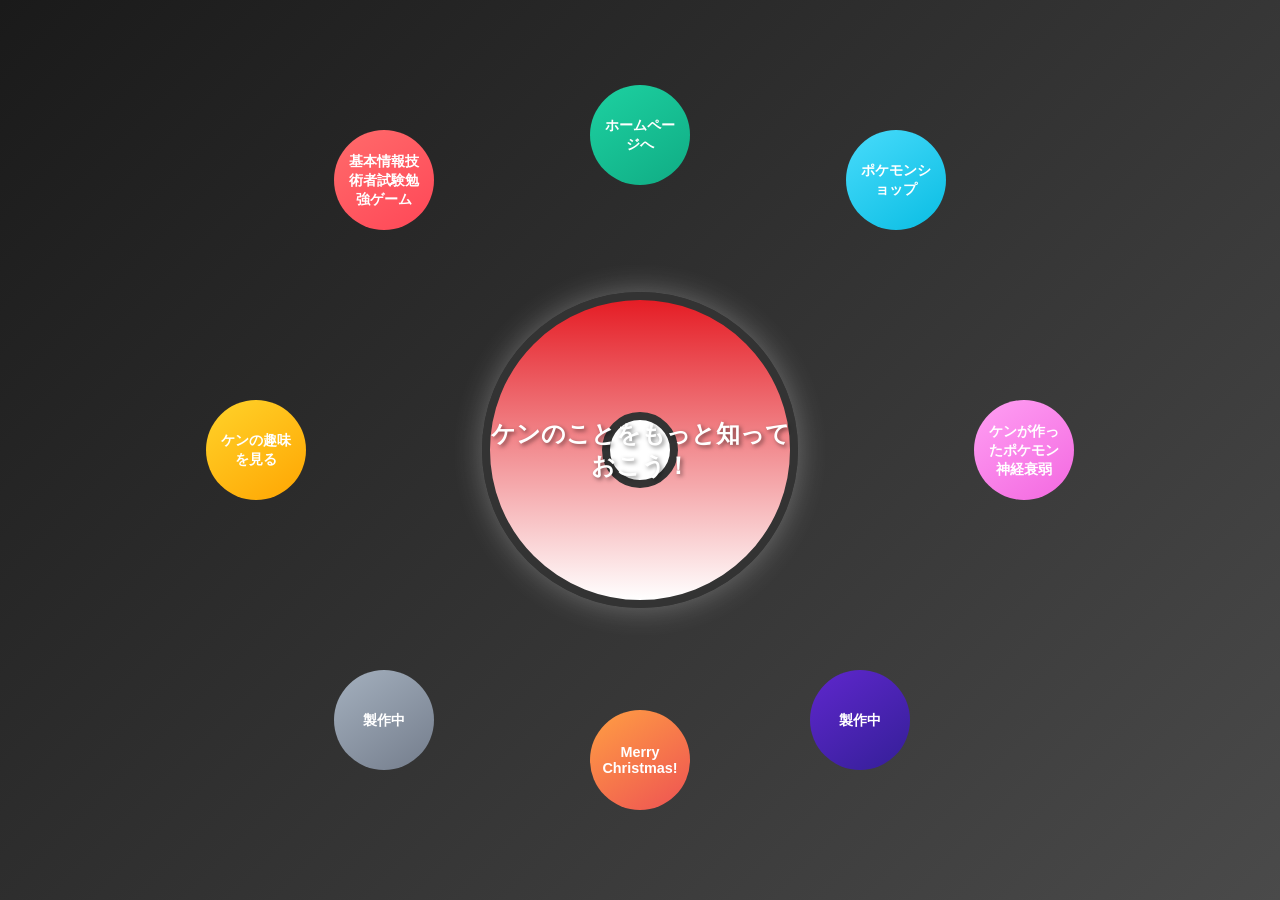
<file: index.html>
<!DOCTYPE html>
<html lang="ja">
<head>
    <meta charset="UTF-8">
    <meta name="viewport" content="width=device-width, initial-scale=1.0">
    <title>Document</title>
<style>
    body {
        background: linear-gradient(135deg, #1a1a1a, #4a4a4a); /* 深色漸層背景 */
        min-height: 100vh;
        margin: 0;
        display: flex;
        justify-content: center;
        align-items: center;
    }

    .center-circle {
        width: 300px;
        height: 300px;
        background: linear-gradient(#e51d25, white);
        border-radius: 50%;
        position: relative;
        display: flex;
        justify-content: center;
        align-items: center;
        border: 8px solid #333;
        box-shadow: 0 0 30px rgba(255, 255, 255, 0.3);
    }

    .center-circle::after {
        content: '';
        position: absolute;
        width: 60px;
        height: 60px;
        background: #fff;
        border-radius: 50%;
        border: 8px solid #333;
        top: 50%;
        left: 50%;
        transform: translate(-50%, -50%);
    }

    h1 {
        color: #ffffff;
        text-shadow: 2px 2px 4px rgba(0, 0, 0, 0.5);
        font-size: 1.5em;
        z-index: 1;
        text-align: center;
    }

    .button-circle {
        position: absolute;
        width: 100px;
        height: 100px;
        border-radius: 50%;
    }

    /* 不同屬性的按鈕顏色 */
    .button-circle:nth-child(2) { background: linear-gradient(145deg, #ff6b6b, #ff4757); top: 20%; left: 30%; transform: translate(-50%, -50%); } /* 火屬性 */
    .button-circle:nth-child(3) { background: linear-gradient(145deg, #48dbfb, #0abde3); top: 20%; right: 30%; transform: translate(50%, -50%); } /* 水屬性 */
    .button-circle:nth-child(4) { background: linear-gradient(145deg, #1dd1a1, #10ac84);  top: 15%; left: 50%; transform: translate(-50%, -50%);} /* 草屬性 */
    .button-circle:nth-child(5) { background: linear-gradient(145deg, #ffd32a, #ffa502); top: 50%; left: 20%; transform: translate(-50%, -50%); } /* 電屬性 */
    .button-circle:nth-child(6) { background: linear-gradient(145deg, #ff9ff3, #f368e0); top: 50%; right: 20%; transform: translate(50%, -50%); } /* 超能力屬性 */
    .button-circle:nth-child(7) { background: linear-gradient(145deg, #a4b0be, #747d8c); bottom: 20%; left: 30%; transform: translate(-50%, 50%);  } /* 鋼屬性 */
    .button-circle:nth-child(8) { background: linear-gradient(145deg, #5f27cd, #341f97); bottom: 20%; right: 25%; transform: translate(-50%, 50%); } /* 幽靈屬性 */
    .button-circle:nth-child(9) { background: linear-gradient(145deg, #ff9f43, #ee5253); bottom: 10%; left: 50%; transform: translateX(-50%); } /* 龍屬性 */

    .button-circle button {
        background: transparent;
        border: none;
        color: white;
        font-weight: bold;
        font-size: 0.9em;
        cursor: pointer;
        padding: 10px;
        width: 100%;
        height: 100%;
        border-radius: 50%;
    }

</style>
    <body>
        <div class="center-circle">
            <h1>ケンのことをもっと知っておこう！</h1>
        </div>
        <div class="button-circle">
            <a href="study_game.html">
                <button>基本情報技術者試験勉強ゲーム</button>
            </a>
        </div>
        <div class="button-circle">
            <a href="shopping.html">
                <button>ポケモンショップ</button>
            </a>
        </div>
        <div class="button-circle">
            <a href="index.html">
                <button>ホームページへ</button>
            </a>
        </div>
        <div class="button-circle">
            <a href="hobby.html">
                <button>ケンの趣味を見る</button>
            </a>
        </div>
        <div class="button-circle">
            <a href="card.html">
                <button>ケンが作ったポケモン神経衰弱</button>
            </a>
        </div>
        <div class="button-circle">
            <a href="#">
                <button>製作中</button>
            </a>
        </div>
        <div class="button-circle">
            <a href="#">
                <button>製作中</button>
            </a>
        </div>
        <div class="button-circle">
            <a href="chris.html">
                <button>Merry Christmas!</button>
            </a>
        </div>
    </body>
</html>
</file>
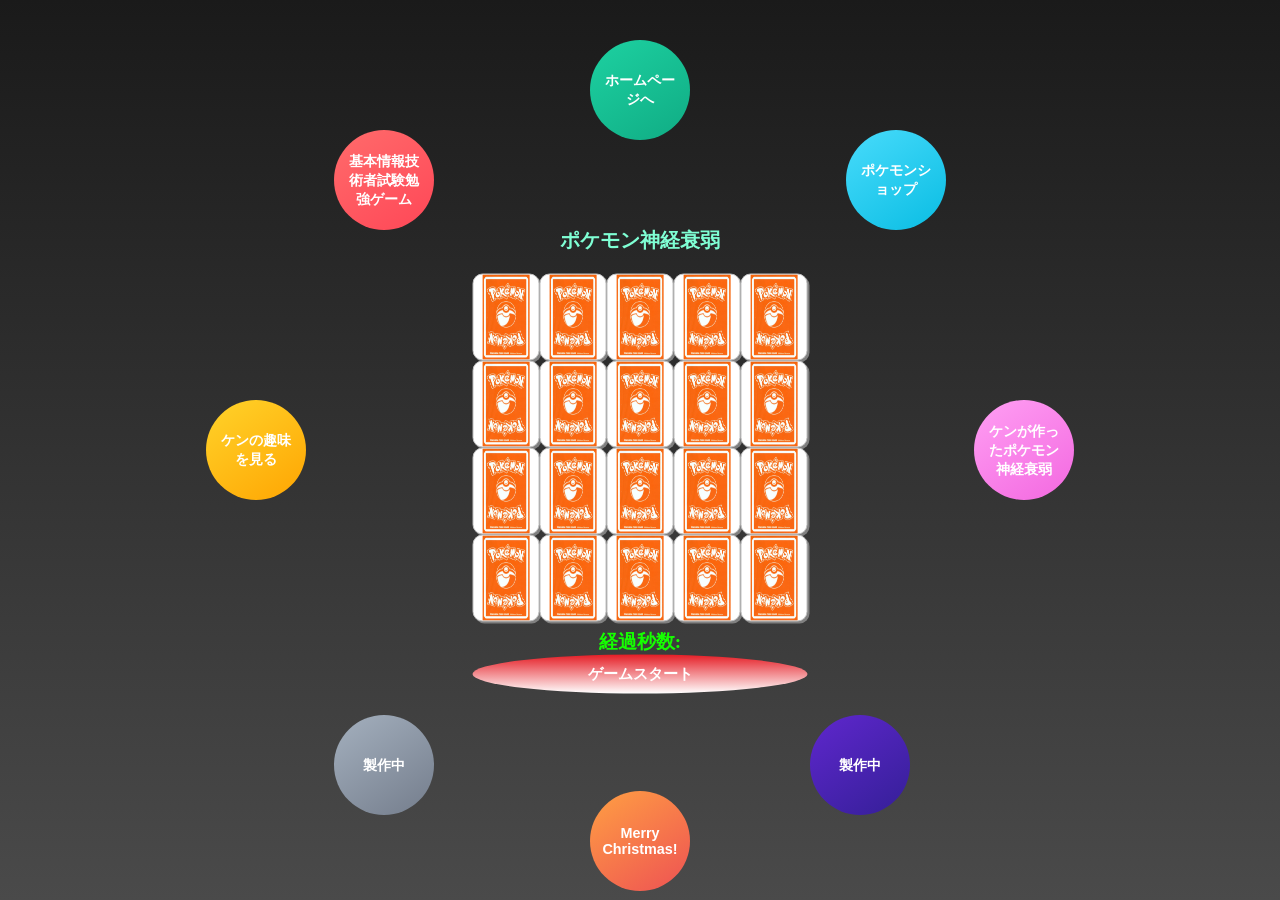
<file: card.html>
<!DOCTYPE html>
<html lang="ja">

<head>
    <meta charset="utf-8">
    <title>神経衰弱ゲーム</title>
    <meta name="viewport" content="width=device-width,initial-scale=1.0">
    <link rel="stylesheet" media="screen" href="style.css">
</head>

<body>
    <div class="board">
        <p style="color: aquamarine; font-weight: bold; font-size: 20px;">ポケモン神経衰弱</p>
        <div id="game_board">
        </div>
        <div id="result" style="color: rgb(21, 255, 0);">
            経過秒数:
        </div>
        <button id="start" class="game_start_button">ゲームスタート</button>
        <script src="index.js"></script>
    </div>

    <div class="button-circle">
        <a href="study_game.html">
            <button>基本情報技術者試験勉強ゲーム</button>
        </a>
    </div>
    <div class="button-circle">
        <a href="shopping.html">
            <button>ポケモンショップ</button>
        </a>
    </div>
    <div class="button-circle">
        <a href="index.html">
            <button>ホームページへ</button>
        </a>
    </div>
    <div class="button-circle">
        <a href="hobby.html">
            <button>ケンの趣味を見る</button>
        </a>
    </div>
    <div class="button-circle">
        <a href="card.html">
            <button>ケンが作ったポケモン神経衰弱</button>
        </a>
    </div>
    <div class="button-circle">
        <a href="#">
            <button>製作中</button>
        </a>
    </div>
    <div class="button-circle">
        <a href="#">
            <button>製作中</button>
        </a>
    </div>
    <div class="button-circle">
        <a href="chris.html">
            <button>Merry Christmas!</button>
        </a>
    </div>
</body>

</html>
</file>
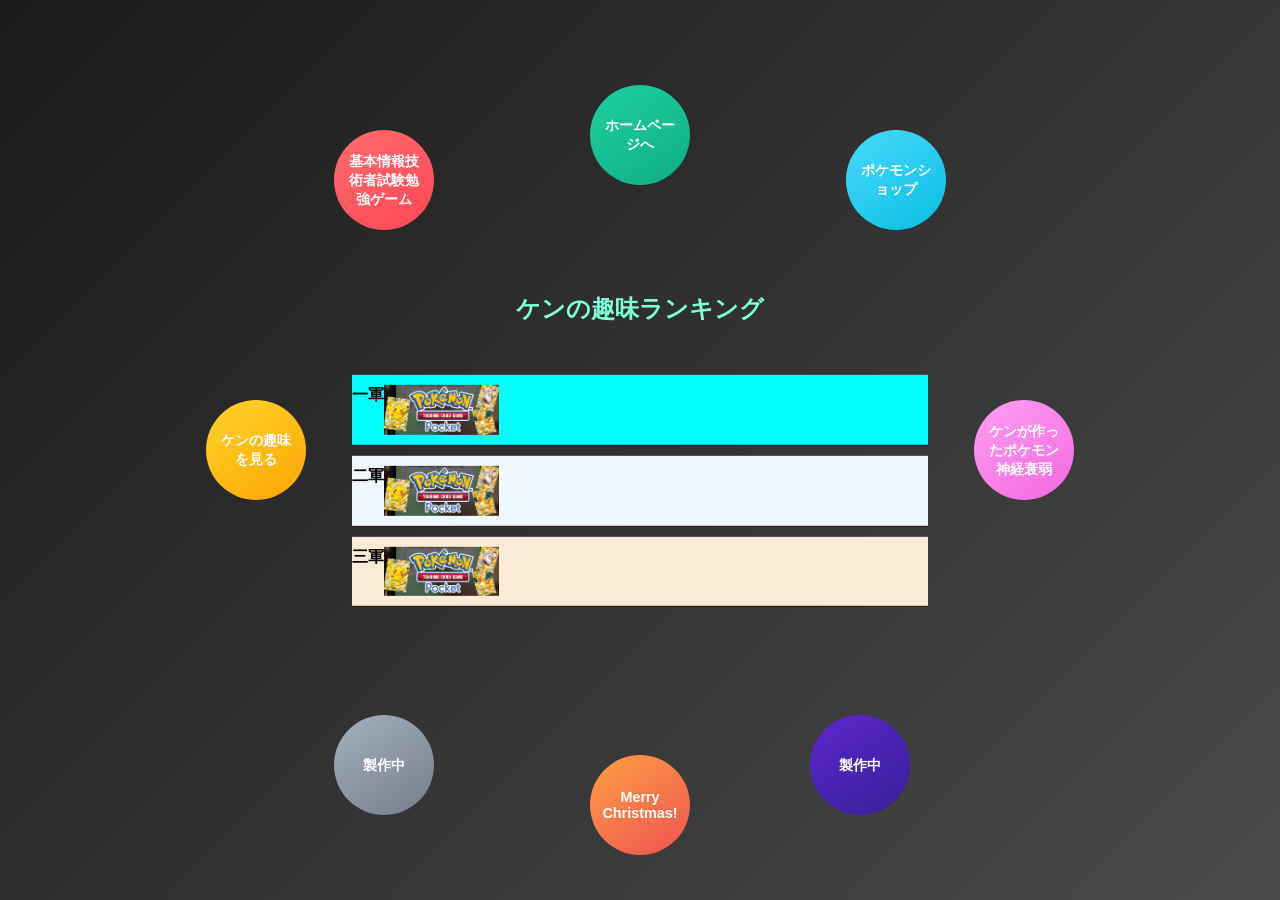
<file: hobby.html>
<!DOCTYPE html>
<html lang="ja">
<head>
    <meta charset="UTF-8">
    <meta name="viewport" content="width=device-width, initial-scale=1.0">
    <title>ケンの趣味ランキング</title>
    <style>
        body {
        background: linear-gradient(135deg, #1a1a1a, #4a4a4a); /* 深色漸層背景 */
        min-height: 100vh;
        margin: 0;
        display: flex;
        justify-content: center;
        align-items: center;
        }
        .ranking-container {
            /* border: 2px solid red; */
            padding: 45px;
            width: 45%;
            position:absolute;
            top: 50%;
            left: 50%;
            transform: translate(-50%, -50%);
        }

        .title {
        text-align: center;
        font-size: 24px;
        font-weight: bold;
        margin-bottom: 30px;
        color: aquamarine;
        }
        
        .rank-row {
            display: flex;
            margin-bottom: 10px;
            padding: 10px 0;
            border-bottom: 1px solid black; 
        }

        .rank-label {
            font-weight: bold;
        }

        .title-f {
            display: flex;
            margin-bottom: 10px;
            padding: 10px 0;
            justify-content: center;
            
        }

        /* circle */
        .button-circle {
        position: absolute;
        width: 100px;
        height: 100px;
        border-radius: 50%;
    }

    /* 不同屬性的按鈕顏色 */
    .button-circle:nth-child(2) { background: linear-gradient(145deg, #ff6b6b, #ff4757); top: 20%; left: 30%; transform: translate(-50%, -50%); } /* 火屬性 */
    .button-circle:nth-child(3) { background: linear-gradient(145deg, #48dbfb, #0abde3); top: 20%; right: 30%; transform: translate(50%, -50%); } /* 水屬性 */
    .button-circle:nth-child(4) { background: linear-gradient(145deg, #1dd1a1, #10ac84);  top: 15%; left: 50%; transform: translate(-50%, -50%);} /* 草屬性 */
    .button-circle:nth-child(5) { background: linear-gradient(145deg, #ffd32a, #ffa502); top: 50%; left: 20%; transform: translate(-50%, -50%); } /* 電屬性 */
    .button-circle:nth-child(6) { background: linear-gradient(145deg, #ff9ff3, #f368e0); top: 50%; right: 20%; transform: translate(50%, -50%); } /* 超能力屬性 */
    .button-circle:nth-child(7) { background: linear-gradient(145deg, #a4b0be, #747d8c); bottom: 15%; left: 30%; transform: translate(-50%, 50%);  } /* 鋼屬性 */
    .button-circle:nth-child(8) { background: linear-gradient(145deg, #5f27cd, #341f97); bottom: 15%; right: 25%; transform: translate(-50%, 50%); } /* 幽靈屬性 */
    .button-circle:nth-child(9) { background: linear-gradient(145deg, #ff9f43, #ee5253); bottom: 5%; left: 50%; transform: translateX(-50%); } /* 龍屬性 */

    .button-circle button {
        background: transparent;
        border: none;
        color: white;
        font-weight: bold;
        font-size: 0.9em;
        cursor: pointer;
        padding: 10px;
        width: 100%;
        height: 100%;   
        border-radius: 50%;
        transition: transform 0.3s ease;
    }
    </style>
</head>
<body>
    <div class="ranking-container">
        <div class="title-f">
            <div class="title">ケンの趣味ランキング</div>
        </div>
        <div class="rank-row" style="background-color:aqua;">
            <div class="rank-label">一軍</div>
            <img src="png/pokepoke.png" style="max-width: 20%;">
        </div>
        <div class="rank-row" style="background-color: aliceblue;">
            <div class="rank-label">二軍</div>
            <img src="png/pokepoke.png" style="max-width: 20%;">
        </div>
        <div class="rank-row" style="background-color: antiquewhite;">
            <div class="rank-label">三軍</div>
            <img src="png/pokepoke.png" style="max-width: 20%;">
        </div>
    </div>

    <div class="button-circle">
        <a href="study_game.html">
            <button>基本情報技術者試験勉強ゲーム</button>
        </a>
    </div>
    <div class="button-circle">
        <a href="shopping.html">
            <button>ポケモンショップ</button>
        </a>
    </div>
    <div class="button-circle">
        <a href="index.html">
            <button>ホームページへ</button>
        </a>
    </div>
    <div class="button-circle">
        <a href="hobby.html">
            <button>ケンの趣味を見る</button>
        </a>
    </div>
    <div class="button-circle">
        <a href="card.html">
            <button>ケンが作ったポケモン神経衰弱</button>
        </a>
    </div>
    <div class="button-circle">
        <a href="#">
            <button>製作中</button>
        </a>
    </div>
    <div class="button-circle">
        <a href="#">
            <button>製作中</button>
        </a>
    </div>
    <div class="button-circle">
        <a href="chris.html">
            <button>Merry Christmas!</button>
        </a>
    </div>
</body>
</html>
</file>
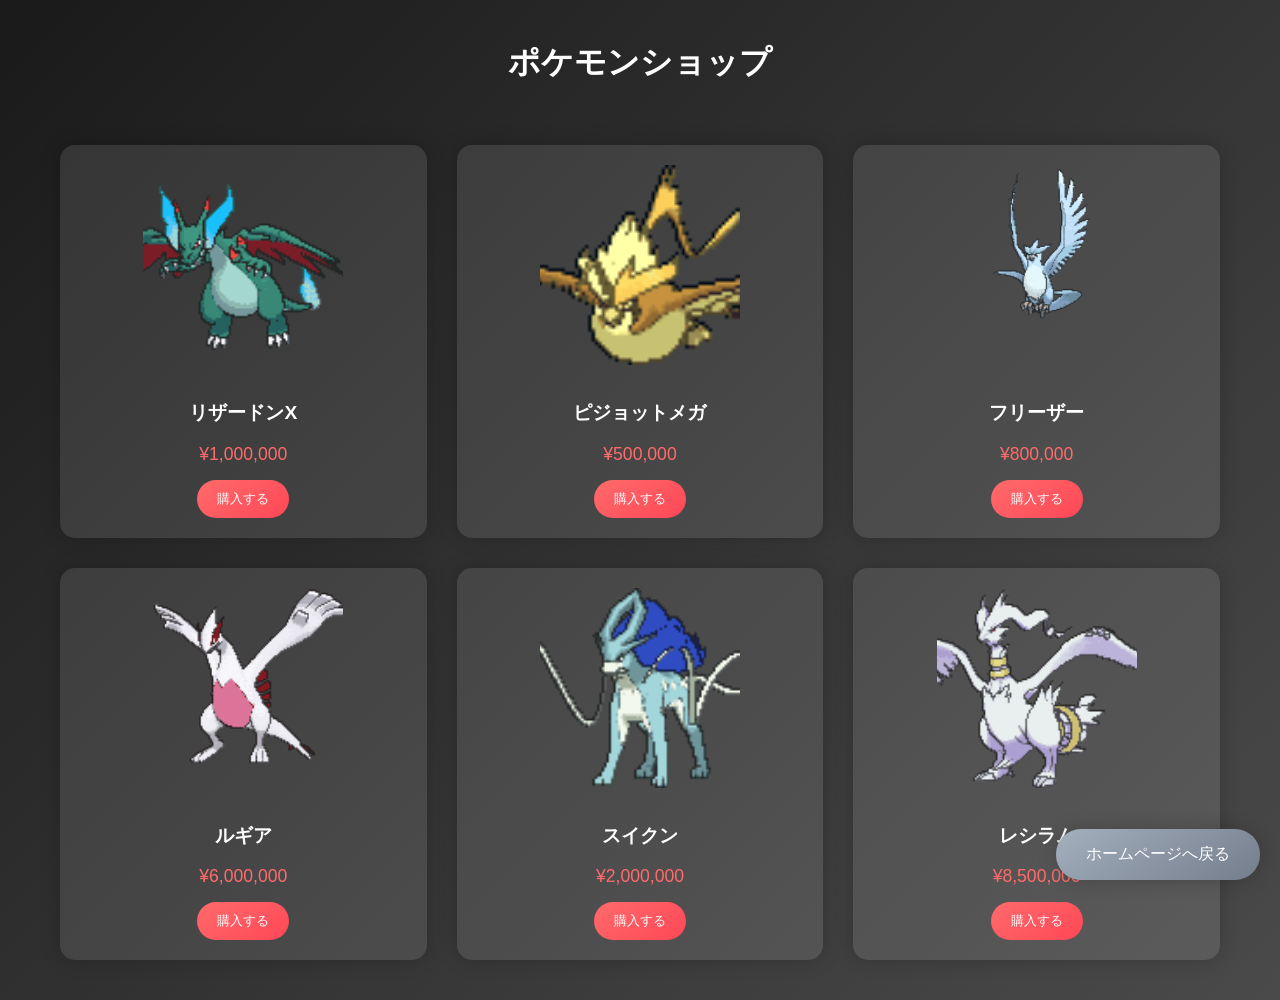
<file: shopping.html>
<!DOCTYPE html>
<html lang="ja">
<head>
    <meta charset="UTF-8">
    <meta name="viewport" content="width=device-width, initial-scale=1.0">
    <title>ショッピング</title>
    <style>
        body {
            background: linear-gradient(135deg, #1a1a1a, #4a4a4a);
            min-height: 100vh;
            margin: 0;
            padding: 20px;
            font-family: Arial, sans-serif;
            color: white;
        }

        .container {
            max-width: 1200px;
            margin: 0 auto;
        }

        .header {
            text-align: center;
            margin-bottom: 40px;
        }

        .products-grid {
            display: grid;
            grid-template-columns: repeat(3, 1fr);
            gap: 30px;
            padding: 20px;
        }

        .product-card {
            background: rgba(255, 255, 255, 0.1);
            border-radius: 15px;
            padding: 20px;
            text-align: center;
            transition: transform 0.3s;
            box-shadow: 0 0 20px rgba(0, 0, 0, 0.2);
        }

        .product-card:hover {
            transform: translateY(-5px);
        }

        .product-image {
            width: 200px;
            height: 200px;
            object-fit: cover;
            border-radius: 10px;
            margin-bottom: 15px;
        }

        .product-title {
            font-size: 1.2em;
            margin-bottom: 10px;
        }

        .product-price {
            font-size: 1.1em;
            color: #ff6b6b;
            margin-bottom: 15px;
        }

        .buy-button {
            background: linear-gradient(145deg, #ff6b6b, #ff4757);
            border: none;
            padding: 10px 20px;
            border-radius: 25px;
            color: white;
            cursor: pointer;
            transition: opacity 0.3s;
        }

        .buy-button:hover {
            opacity: 0.9;
        }

        .home-button {
            position: fixed;
            bottom: 20px;
            right: 20px;
            background: linear-gradient(145deg, #a4b0be, #747d8c);
            padding: 15px 30px;
            border-radius: 25px;
            color: white;
            text-decoration: none;
            box-shadow: 0 0 20px rgba(0, 0, 0, 0.2);
        }
    </style>
</head>
<body>
    <div class="container">
        <div class="header">
            <h1>ポケモンショップ</h1>
        </div>
        
        <div class="products-grid">
            <div class="product-card">
                <img src="png/charizard-megax.gif" alt="商品1" class="product-image">
                <h2 class="product-title">リザードンX</h2>
                <p class="product-price">¥1,000,000</p>
                <button class="buy-button">購入する</button>
            </div>

            <div class="product-card">
                <img src="png/pidgeot-mega.gif" alt="商品2" class="product-image">
                <h2 class="product-title">ピジョットメガ</h2>
                <p class="product-price">¥500,000</p>
                <button class="buy-button">購入する</button>
            </div>

            <div class="product-card">
                <img src="png/articuno.gif" alt="商品3" class="product-image">
                <h2 class="product-title">フリーザー</h2>
                <p class="product-price">¥800,000</p>
                <button class="buy-button">購入する</button>
            </div>

            <div class="product-card">
                <img src="png/lugia.gif" alt="商品4" class="product-image">
                <h2 class="product-title">ルギア</h2>
                <p class="product-price">¥6,000,000</p>
                <button class="buy-button">購入する</button>
            </div>

            <div class="product-card">
                <img src="png/suicune.gif" alt="商品5" class="product-image">
                <h2 class="product-title">スイクン</h2>
                <p class="product-price">¥2,000,000</p>
                <button class="buy-button">購入する</button>
            </div>

            <div class="product-card">
                <img src="png/reshiram.gif" alt="商品6" class="product-image">
                <h2 class="product-title">レシラム</h2>
                <p class="product-price">¥8,500,000</p>
                <button class="buy-button">購入する</button>
            </div>
        </div>
    </div>

    <a href="index.html" class="home-button">ホームページへ戻る</a>
</body>
</html>
</file>
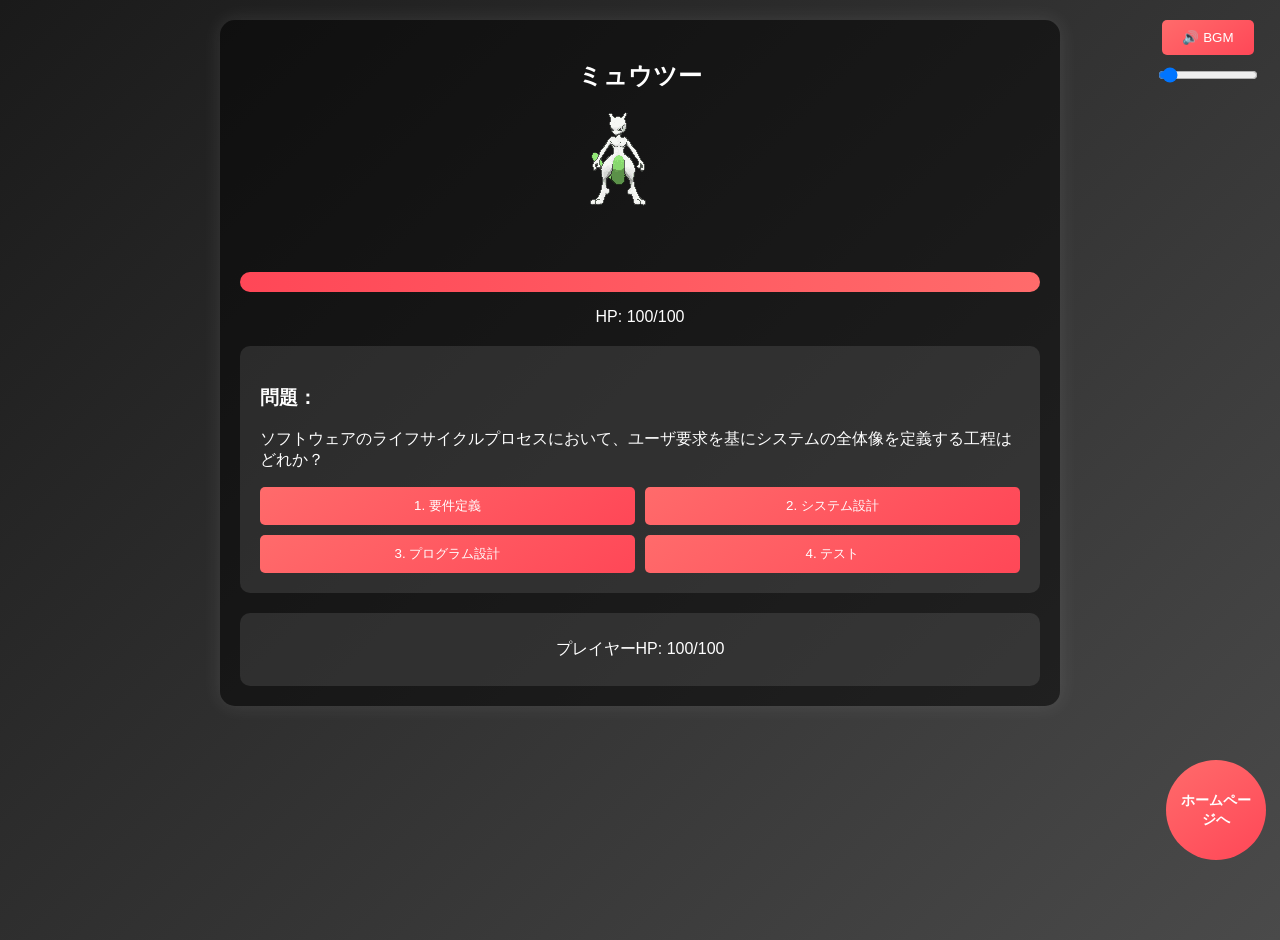
<file: study_game.html>
<!DOCTYPE html>
<html lang="ja">
<head>
    <meta charset="UTF-8">
    <meta name="viewport" content="width=device-width, initial-scale=1.0">
    <title>基本情報技術者試験勉強ゲーム</title>
    <style>
        body {
            background: linear-gradient(135deg, #1a1a1a, #4a4a4a);
            min-height: 100vh;
            margin: 0;
            padding: 20px;
            font-family: 'Arial', sans-serif;
            color: white;
        }

        .game-container {
            max-width: 800px;
            margin: 0 auto;
            background: rgba(0, 0, 0, 0.5);
            padding: 20px;
            border-radius: 15px;
            box-shadow: 0 0 20px rgba(255, 255, 255, 0.1);
        }

        .battle-area {
            text-align: center;
            margin-bottom: 20px;
        }

        .pokemon {
            width: 100%;
            text-align: center;
        }

        .health-bar {
            width: 100%;
            height: 20px;
            background: #333;
            border-radius: 10px;
            overflow: hidden;
            margin: 10px 0;
        }

        .health-bar-fill {
            height: 100%;
            background: linear-gradient(90deg, #ff4757, #ff6b6b);
            width: 100%;
            transition: width 0.3s ease;
        }

        .question-area {
            background: rgba(255, 255, 255, 0.1);
            padding: 20px;
            border-radius: 10px;
            margin-bottom: 20px;
        }

        .answers {
            display: grid;
            grid-template-columns: repeat(2, 1fr);
            gap: 10px;
        }

        button {
            background: linear-gradient(145deg, #ff6b6b, #ff4757);
            border: none;
            padding: 10px 20px;
            color: white;
            border-radius: 5px;
            cursor: pointer;
            transition: transform 0.2s;
        }

        button:hover {
            transform: scale(1.05);
        }

        .pokemon-image {
            width: 150px;
            height: 150px;
            margin: 10px auto;
        }

        .player-status {
            text-align: center;
            margin-top: 20px;
            padding: 10px;
            background: rgba(255, 255, 255, 0.1);
            border-radius: 10px;
        }

        .button-circle {
            position: absolute;
            width: 100px;
            height: 100px;
            border-radius: 50%;
            background: linear-gradient(145deg, #ff6b6b, #ff4757);
            top: 90%;
            left: 95%;
            transform: translate(-50%, -50%);
            z-index: 2;
        }
        
        .button-circle button {
            width: 100%;
            height: 100%;   
            border-radius: 50%;
            background: transparent;
            border: none;
            color: white;
            font-weight: bold;
            font-size: 0.9em;
            cursor: pointer;
            padding: 10px;
        }
    </style>
</head>
<body>
    <audio id="battleMusic" loop>
        <source src="music/battle.mp3" type="audio/mpeg">
    </audio>
    <div class="game-container">
        <div class="battle-area">
            <div class="pokemon">
                <h2>ミュウツー</h2>
                <div class="pokemon-image">
                    <img src="png/mewtwo (1).gif">
                </div>
                <div class="health-bar">
                    <div class="health-bar-fill" id="pokemon-health"></div>
                </div>
                <p>HP: <span id="pokemon-hp">100</span>/100</p>
            </div>
        </div>

        <div class="question-area">
            <h3>問題：</h3>
            <p id="question">OSI参照モデルの7層のうち、トランスポート層は第何層？</p>
            <div class="answers">
                <button onclick="checkAnswer(1)">1. 第3層</button>
                <button onclick="checkAnswer(2)">2. 第4層</button>
                <button onclick="checkAnswer(3)">3. 第5層</button>
                <button onclick="checkAnswer(4)">4. 第6層</button>
            </div>
        </div>

        <div class="player-status">
            <p>プレイヤーHP: <span id="player-hp">100</span>/100</p>
        </div>
    </div>

    <div class="button-circle">
        <a href="index.html">
            <button>ホームページへ</button>
        </a>
    </div>

    <script>
        let playerHP = 100;
        let pokemonHP = 100;
        let currentQuestion = null;
        let battleMusic = document.getElementById('battleMusic');
        let questions = [];  // 将改为从JSON加载

        window.onload = async function() {
            // 加载问题数据
            try {
                const response = await fetch('questions.json');
                const data = await response.json();
                questions = data.questions;
                loadNewQuestion();
                createMusicControl();
                // 添加自动播放音乐的代码
                battleMusic.volume = 0.05;  
                battleMusic.play().catch(function(error) {
                    console.log("自动播放失败:", error);
                    // 大多数浏览器需要用户交互才能播放音频
                });
            } catch (error) {
                console.error('加载问题失败:', error);
            }
        }

        function createMusicControl() {
            const controlContainer = document.createElement('div');
            controlContainer.style.position = 'fixed';
            controlContainer.style.top = '20px';
            controlContainer.style.right = '20px';
            controlContainer.style.zIndex = '1000';
            controlContainer.style.display = 'flex';
            controlContainer.style.flexDirection = 'column';
            controlContainer.style.gap = '10px';
            controlContainer.style.alignItems = 'center';
            
            // 音乐开关按钮
            const musicControl = document.createElement('button');
            musicControl.innerHTML = '🔊 BGM';
            
            // 音量控制滑块
            const volumeControl = document.createElement('input');
            volumeControl.type = 'range';
            volumeControl.min = '0';
            volumeControl.max = '100';
            volumeControl.value = '5'; // 默认音量设为30%
            volumeControl.style.width = '100px';
            
            // 设置初始音量
            battleMusic.volume = 0.05;
            
            musicControl.addEventListener('click', function() {
                if (battleMusic.paused) {
                    battleMusic.play();
                    musicControl.innerHTML = '🔊 BGM';
                } else {
                    battleMusic.pause();
                    musicControl.innerHTML = '🔈 BGM';
                }
            });
            
            volumeControl.addEventListener('input', function() {
                battleMusic.volume = this.value / 100;
            });
            
            controlContainer.appendChild(musicControl);
            controlContainer.appendChild(volumeControl);
            document.body.appendChild(controlContainer);
        }

        function checkAnswer(answer) {
            const resultMessage = document.createElement('div');
            resultMessage.style.position = 'fixed';
            resultMessage.style.top = '50%';
            resultMessage.style.left = '50%';
            resultMessage.style.transform = 'translate(-50%, -50%)';
            resultMessage.style.padding = '20px';
            resultMessage.style.borderRadius = '10px';
            resultMessage.style.color = 'white';
            resultMessage.style.fontSize = '18px';
            resultMessage.style.textAlign = 'center';
            resultMessage.style.zIndex = '1000';
            resultMessage.style.display = 'flex';
            resultMessage.style.flexDirection = 'column';
            resultMessage.style.gap = '15px';

            const confirmButton = document.createElement('button');
            confirmButton.textContent = '次へ';
            confirmButton.style.padding = '10px 20px';
            confirmButton.style.border = 'none';
            confirmButton.style.borderRadius = '5px';
            confirmButton.style.backgroundColor = 'white';
            confirmButton.style.color = '#333';
            confirmButton.style.cursor = 'pointer';
            confirmButton.style.margin = '0 auto';
            confirmButton.style.width = '120px';

            if (answer === currentQuestion.correctAnswer) {
                // 答對造成傷害
                pokemonHP -= 20;
                document.getElementById('pokemon-hp').textContent = pokemonHP;
                document.getElementById('pokemon-health').style.width = pokemonHP + '%';
                
                resultMessage.style.background = 'rgba(46, 213, 115, 0.9)';
                resultMessage.innerHTML = '<div>正解！ポケモンに20ダメージを与えた！</div>';
            } else {
                // 答錯受到傷害
                playerHP -= 10;
                document.getElementById('player-hp').textContent = playerHP;
                
                resultMessage.style.background = 'rgba(255, 71, 87, 0.9)';
                resultMessage.innerHTML = `<div>不正解！10ダメージを受けた！<br>正解は: ${currentQuestion.options[currentQuestion.correctAnswer - 1]}</div>`;
            }

            resultMessage.appendChild(confirmButton);
            document.body.appendChild(resultMessage);

            // 禁用所有答題按鈕
            const answerButtons = document.querySelectorAll('.answers button');
            answerButtons.forEach(button => button.disabled = true);

            confirmButton.onclick = () => {
                document.body.removeChild(resultMessage);
                // 重新啟用答題按鈕
                answerButtons.forEach(button => button.disabled = false);

                // 檢查勝負
                if (pokemonHP <= 0) {
                    alert('おめでとう！勝利した！');
                    resetGame();
                } else if (playerHP <= 0) {
                    alert('げーむおーばー！');
                    resetGame();
                } else {
                    // 更新問題
                    loadNewQuestion();
                }
            };
        }

        function loadNewQuestion() {
            // 隨機選擇問題
            currentQuestion = questions[Math.floor(Math.random() * questions.length)];
            document.getElementById('question').textContent = currentQuestion.question;
            
            // 更新選項按鈕的文字
            const buttons = document.querySelectorAll('.answers button');
            buttons.forEach((button, index) => {
                button.textContent = `${index + 1}. ${currentQuestion.options[index]}`;
            });
        }

        function resetGame() {
            playerHP = 100;
            pokemonHP = 100;
            document.getElementById('player-hp').textContent = playerHP;
            document.getElementById('pokemon-hp').textContent = pokemonHP;
            document.getElementById('pokemon-health').style.width = '100%';
            // 重置时重新播放音乐
            battleMusic.currentTime = 0;
            battleMusic.play();
            loadNewQuestion();
        }
    </script>
</body>
</html>
</file>
<file: style.css>
#game_board {
    width: 335px;
    height: 355px;
}

.card {
    width: 65px;
    height: 85px;
    line-height: 80px;
    border: 1px solid silver;
    border-radius: 10px;
    text-align: center;
    font-size: 26px;
    font-weight: bold;
    box-shadow: gray 2px 2px;
    background: white;
    float: left;
    cursor: pointer;
}

img{
    width: 65px;
    height: 85px;
}
/* 裏の状態 */
.back {
    background-image: url('png/card.jpg');
    background-size: 65px 85px;
}

/* 終了時 */
.finish {
    opacity: 0;
    cursor: default;
}

/* 経過秒数 */
#result {
    font-size: 1.2em;
    font-weight: bold;
}

.board {
    position: absolute;
    top: 50%;
    left: 50%;
    transform: translate(-50%, -50%);
    text-align: center;
}

body {
    background: linear-gradient(#1a1a1a, #4a4a4a); /* 深色漸層背景 */
    min-height: 100vh;
    margin: 0;
    display: flex;
    justify-content: center;
    align-items: center;
    }

.game_start_button {
    background: transparent;
    border: none;
    color: white;
    font-weight: bold;
    font-size: 15px;
    cursor: pointer;
    padding: 10px;
    border-radius: 50%;
    width: 100%;
    height: 100%;
    background: linear-gradient(#e51d25, white);
}

/* circle */

.button-circle {
    position: absolute;
    width: 100px;
    height: 100px;
    border-radius: 50%;
}

/* 不同屬性的按鈕顏色 */
.button-circle:nth-child(2) { background: linear-gradient(145deg, #ff6b6b, #ff4757); top: 20%; left: 30%; transform: translate(-50%, -50%); } /* 火屬性 */
.button-circle:nth-child(3) { background: linear-gradient(145deg, #48dbfb, #0abde3); top: 20%; right: 30%; transform: translate(50%, -50%); } /* 水屬性 */
.button-circle:nth-child(4) { background: linear-gradient(145deg, #1dd1a1, #10ac84);  top: 10%; left: 50%; transform: translate(-50%, -50%);} /* 草屬性 */
.button-circle:nth-child(5) { background: linear-gradient(145deg, #ffd32a, #ffa502); top: 50%; left: 20%; transform: translate(-50%, -50%); } /* 電屬性 */
.button-circle:nth-child(6) { background: linear-gradient(145deg, #ff9ff3, #f368e0); top: 50%; right: 20%; transform: translate(50%, -50%); } /* 超能力屬性 */
.button-circle:nth-child(7) { background: linear-gradient(145deg, #a4b0be, #747d8c); bottom: 15%; left: 30%; transform: translate(-50%, 50%);  } /* 鋼屬性 */
.button-circle:nth-child(8) { background: linear-gradient(145deg, #5f27cd, #341f97); bottom: 15%; right: 25%; transform: translate(-50%, 50%); } /* 幽靈屬性 */
.button-circle:nth-child(9) { background: linear-gradient(145deg, #ff9f43, #ee5253); bottom: 1%; left: 50%; transform: translateX(-50%); } /* 龍屬性 */

.button-circle button {
    background: transparent;
    border: none;
    color: white;
    font-weight: bold;
    font-size: 0.9em;
    cursor: pointer;
    padding: 10px;
    width: 100%;
    height: 100%;   
    border-radius: 50%;
}

.game_rule_text {
    position: fixed;
    left: 15%;
    top: 30%;
    transform: translateY(-50%);
    color: aqua;
    text-align: left;
    font-weight: bold;
}
</file>
